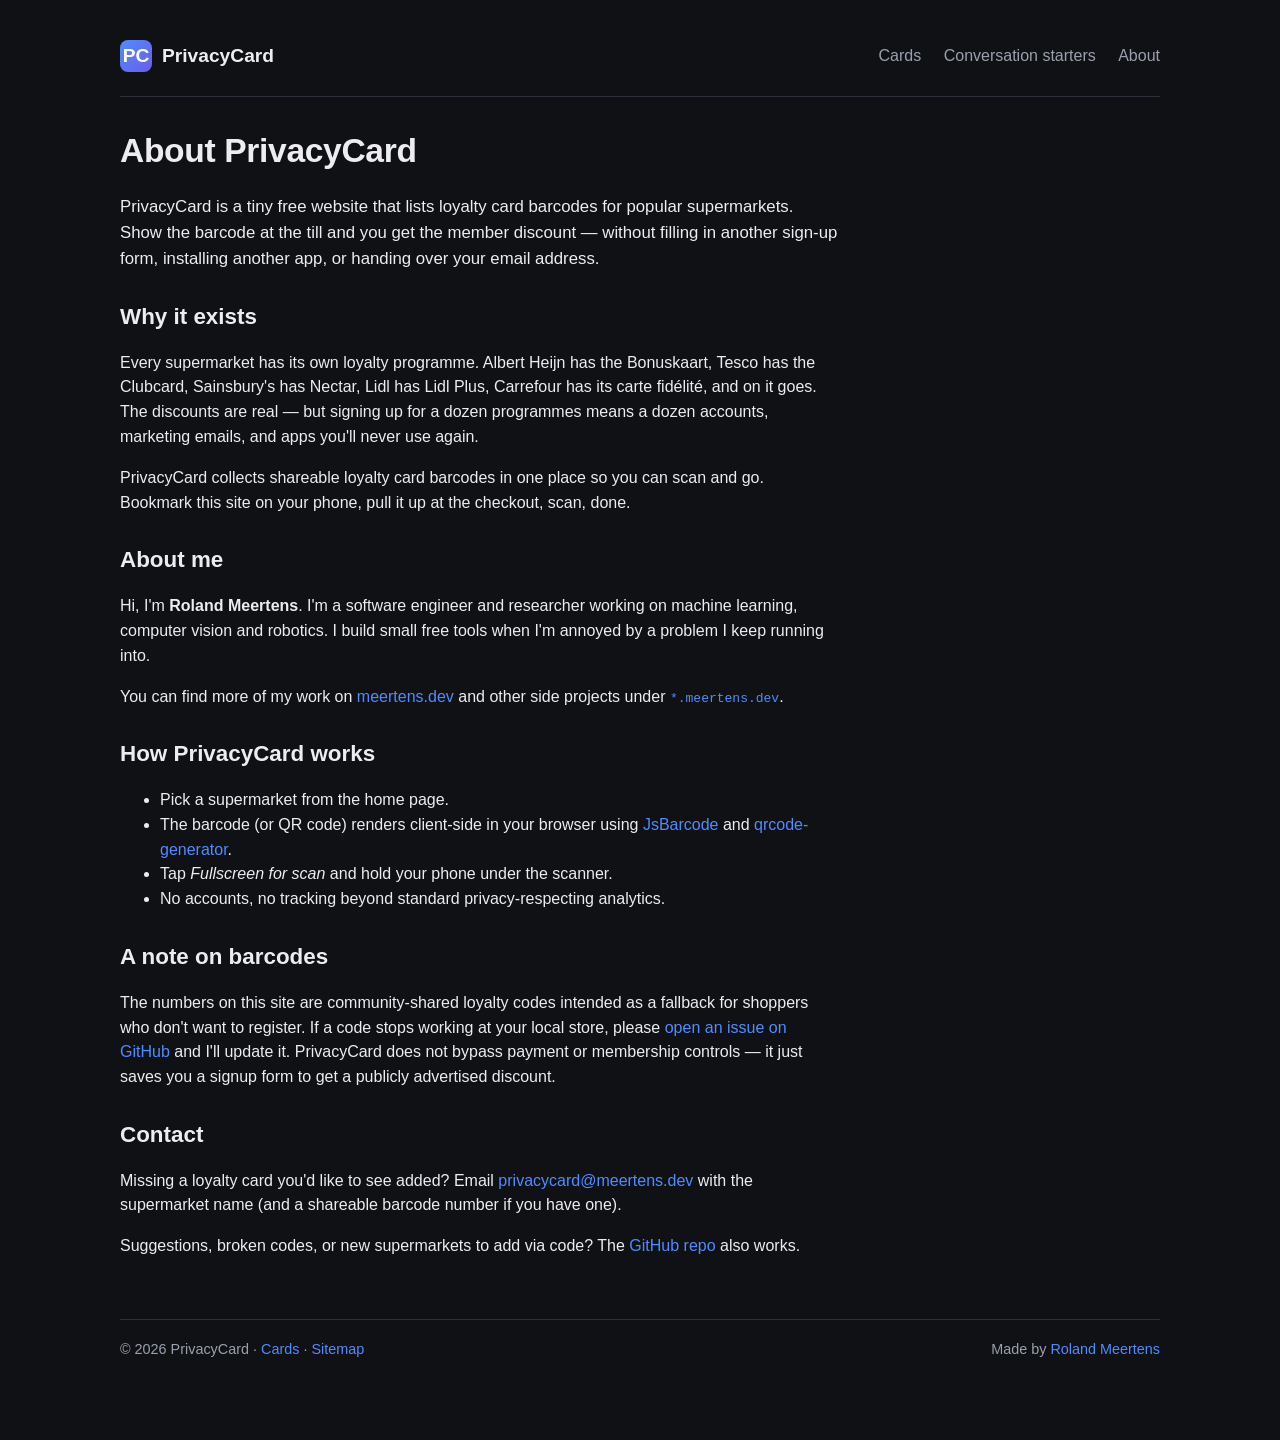
<file: about.html>
<!doctype html>
<html lang="en">
<head>
  <meta charset="utf-8" />
  <meta name="viewport" content="width=device-width, initial-scale=1" />
  <title>About — PrivacyCard by Roland Meertens</title>
  <meta name="description" content="PrivacyCard is a free site by Roland Meertens that shares loyalty card barcodes for supermarkets like Albert Heijn, Tesco, Sainsbury's and Lidl, so you get member discounts without signing up." />
  <meta name="theme-color" content="#0f1115" />
  <link rel="canonical" href="https://privacycard.meertens.dev/about.html" />
  <link rel="sitemap" type="application/xml" href="/sitemap.xml" />
  <meta property="og:title" content="About PrivacyCard — Roland Meertens" />
  <meta property="og:description" content="Why PrivacyCard exists and who made it." />
  <meta property="og:url" content="https://privacycard.meertens.dev/about.html" />
  <meta property="og:type" content="website" />
  <link rel="stylesheet" href="style.css" />
  <!-- Google tag (gtag.js) -->
  <script async src="https://www.googletagmanager.com/gtag/js?id=G-XXWYNZC7YH"></script>
  <script>
    window.dataLayer = window.dataLayer || [];
    function gtag(){dataLayer.push(arguments);}
    gtag('js', new Date());
    gtag('config', 'G-XXWYNZC7YH');
  </script>
  <script type="application/ld+json">
  {
    "@context": "https://schema.org",
    "@type": "Person",
    "name": "Roland Meertens",
    "url": "https://meertens.dev",
    "sameAs": [
      "https://privacycard.meertens.dev",
      "https://citytours.meertens.dev"
    ],
    "jobTitle": "Software engineer & researcher",
    "knowsAbout": ["machine learning", "computer vision", "robotics"]
  }
  </script>
</head>
<body>
  <div class="container">
    <header class="site-header">
      <a class="logo" href="/">
        <span class="badge">PC</span>
        <span>PrivacyCard</span>
      </a>
      <nav class="site-nav">
        <a href="/">Cards</a>
        <a href="/conversation.html">Conversation starters</a>
        <a href="/about.html">About</a>
      </nav>
    </header>

    <h1>About PrivacyCard</h1>
    <div class="about-content">
      <p class="lead">
        PrivacyCard is a tiny free website that lists loyalty card barcodes
        for popular supermarkets. Show the barcode at the till and you
        get the member discount — without filling in another sign-up form,
        installing another app, or handing over your email address.
      </p>

      <h2>Why it exists</h2>
      <p>
        Every supermarket has its own loyalty programme. Albert Heijn has
        the Bonuskaart, Tesco has the Clubcard, Sainsbury's has Nectar,
        Lidl has Lidl Plus, Carrefour has its carte fidélité, and on it
        goes. The discounts are real — but signing up for a dozen
        programmes means a dozen accounts, marketing emails, and apps
        you'll never use again.
      </p>
      <p>
        PrivacyCard collects shareable loyalty card barcodes in one place so
        you can scan and go. Bookmark this site on your phone, pull it
        up at the checkout, scan, done.
      </p>

      <h2>About me</h2>
      <p>
        Hi, I'm <strong>Roland Meertens</strong>. I'm a software
        engineer and researcher working on machine learning, computer
        vision and robotics. I build small free tools when I'm annoyed
        by a problem I keep running into.
      </p>
      <p>
        You can find more of my work on
        <a href="https://meertens.dev">meertens.dev</a> and other
        side projects under
        <a href="https://meertens.dev"><code>*.meertens.dev</code></a>.
      </p>

      <h2>How PrivacyCard works</h2>
      <ul>
        <li>Pick a supermarket from the home page.</li>
        <li>The barcode (or QR code) renders client-side in your browser using <a href="https://github.com/lindell/JsBarcode">JsBarcode</a> and <a href="https://github.com/kazuhikoarase/qrcode-generator">qrcode-generator</a>.</li>
        <li>Tap <em>Fullscreen for scan</em> and hold your phone under the scanner.</li>
        <li>No accounts, no tracking beyond standard privacy-respecting analytics.</li>
      </ul>

      <h2>A note on barcodes</h2>
      <p>
        The numbers on this site are community-shared loyalty codes
        intended as a fallback for shoppers who don't want to register.
        If a code stops working at your local store, please
        <a href="https://github.com/rmeertens/easycard/issues">open an
        issue on GitHub</a> and I'll update it. PrivacyCard does not
        bypass payment or membership controls — it just saves you a
        signup form to get a publicly advertised discount.
      </p>

      <h2>Contact</h2>
      <p>
        Missing a loyalty card you'd like to see added? Email
        <a href="mailto:privacycard@meertens.dev">privacycard@meertens.dev</a>
        with the supermarket name (and a shareable barcode number if you
        have one).
      </p>
      <p>
        Suggestions, broken codes, or new supermarkets to add via code?
        The <a href="https://github.com/rmeertens/easycard">GitHub repo</a>
        also works.
      </p>
    </div>

    <footer>
      <span>© <span id="year"></span> PrivacyCard · <a href="/">Cards</a> · <a href="/sitemap.xml">Sitemap</a></span>
      <span>Made by <a href="https://meertens.dev">Roland Meertens</a></span>
    </footer>
  </div>
  <script>
    document.getElementById('year').textContent = new Date().getFullYear();
  </script>
</body>
</html>
</file>
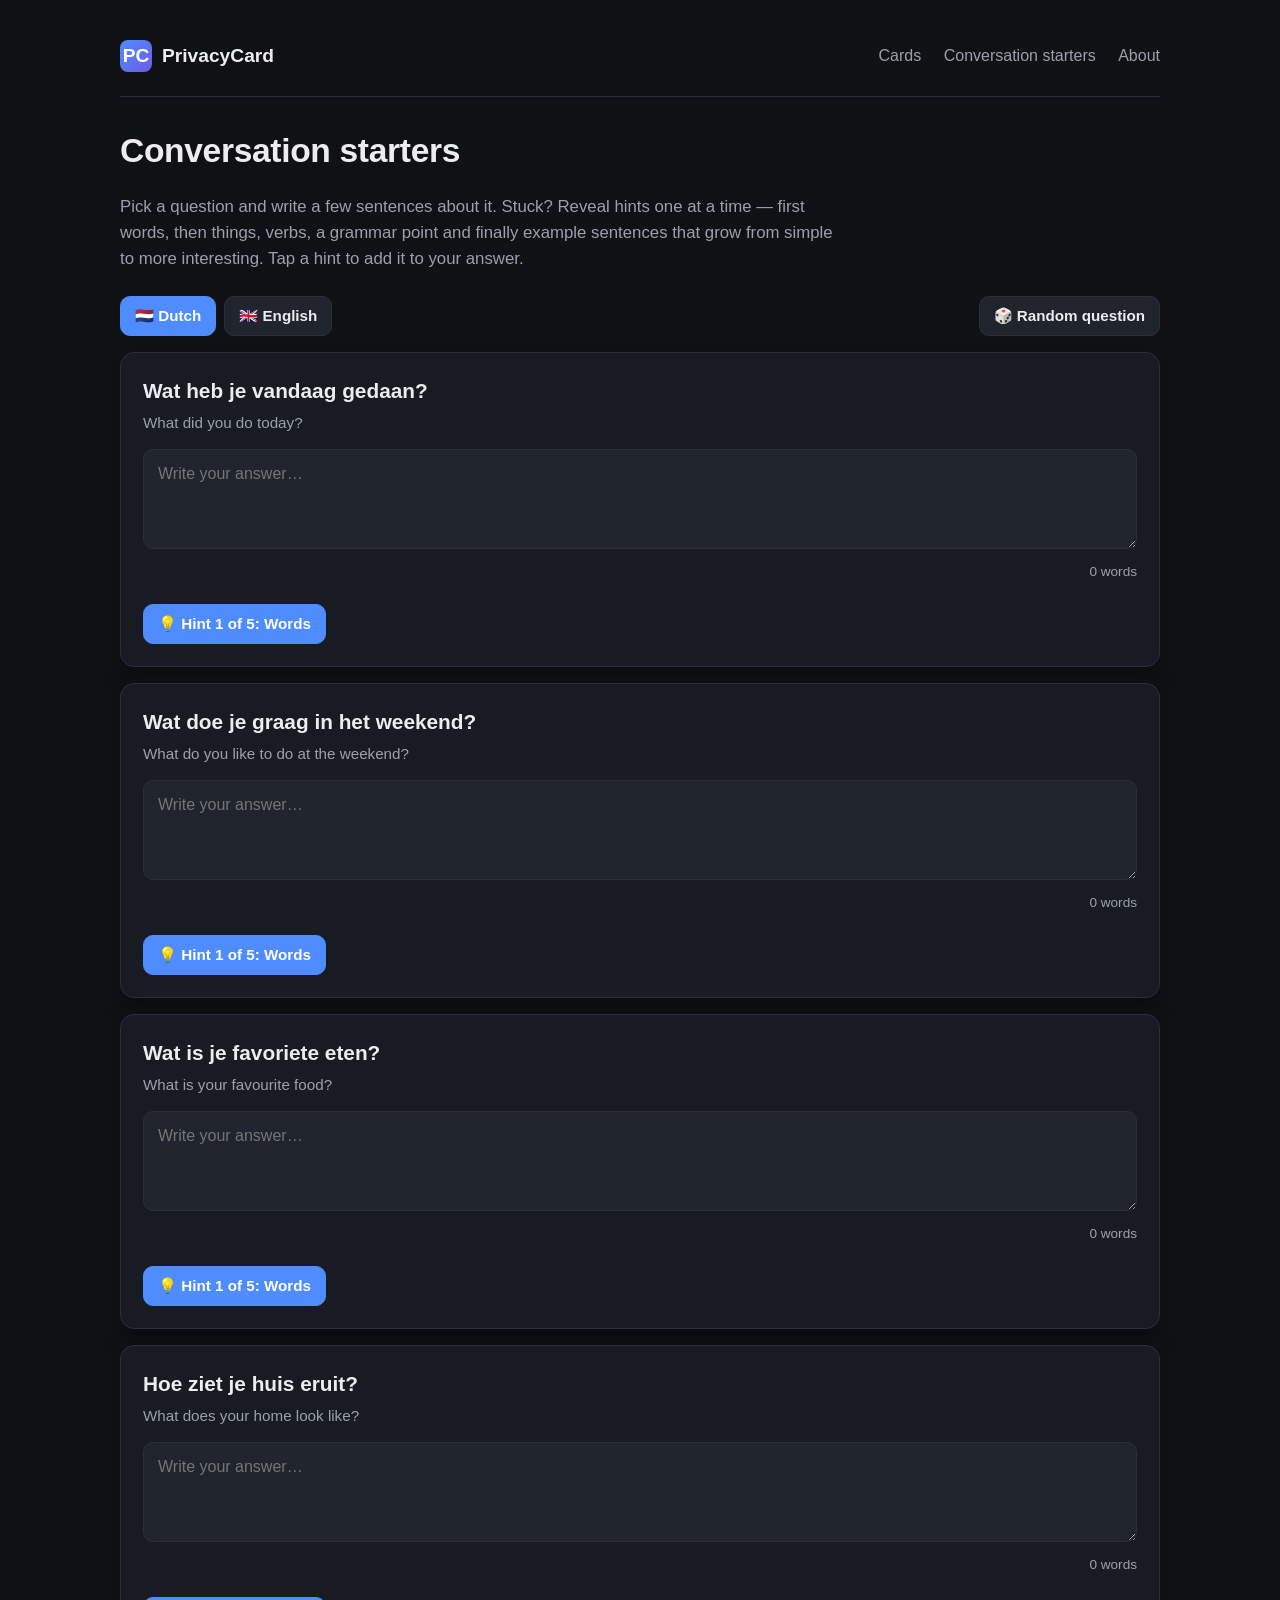
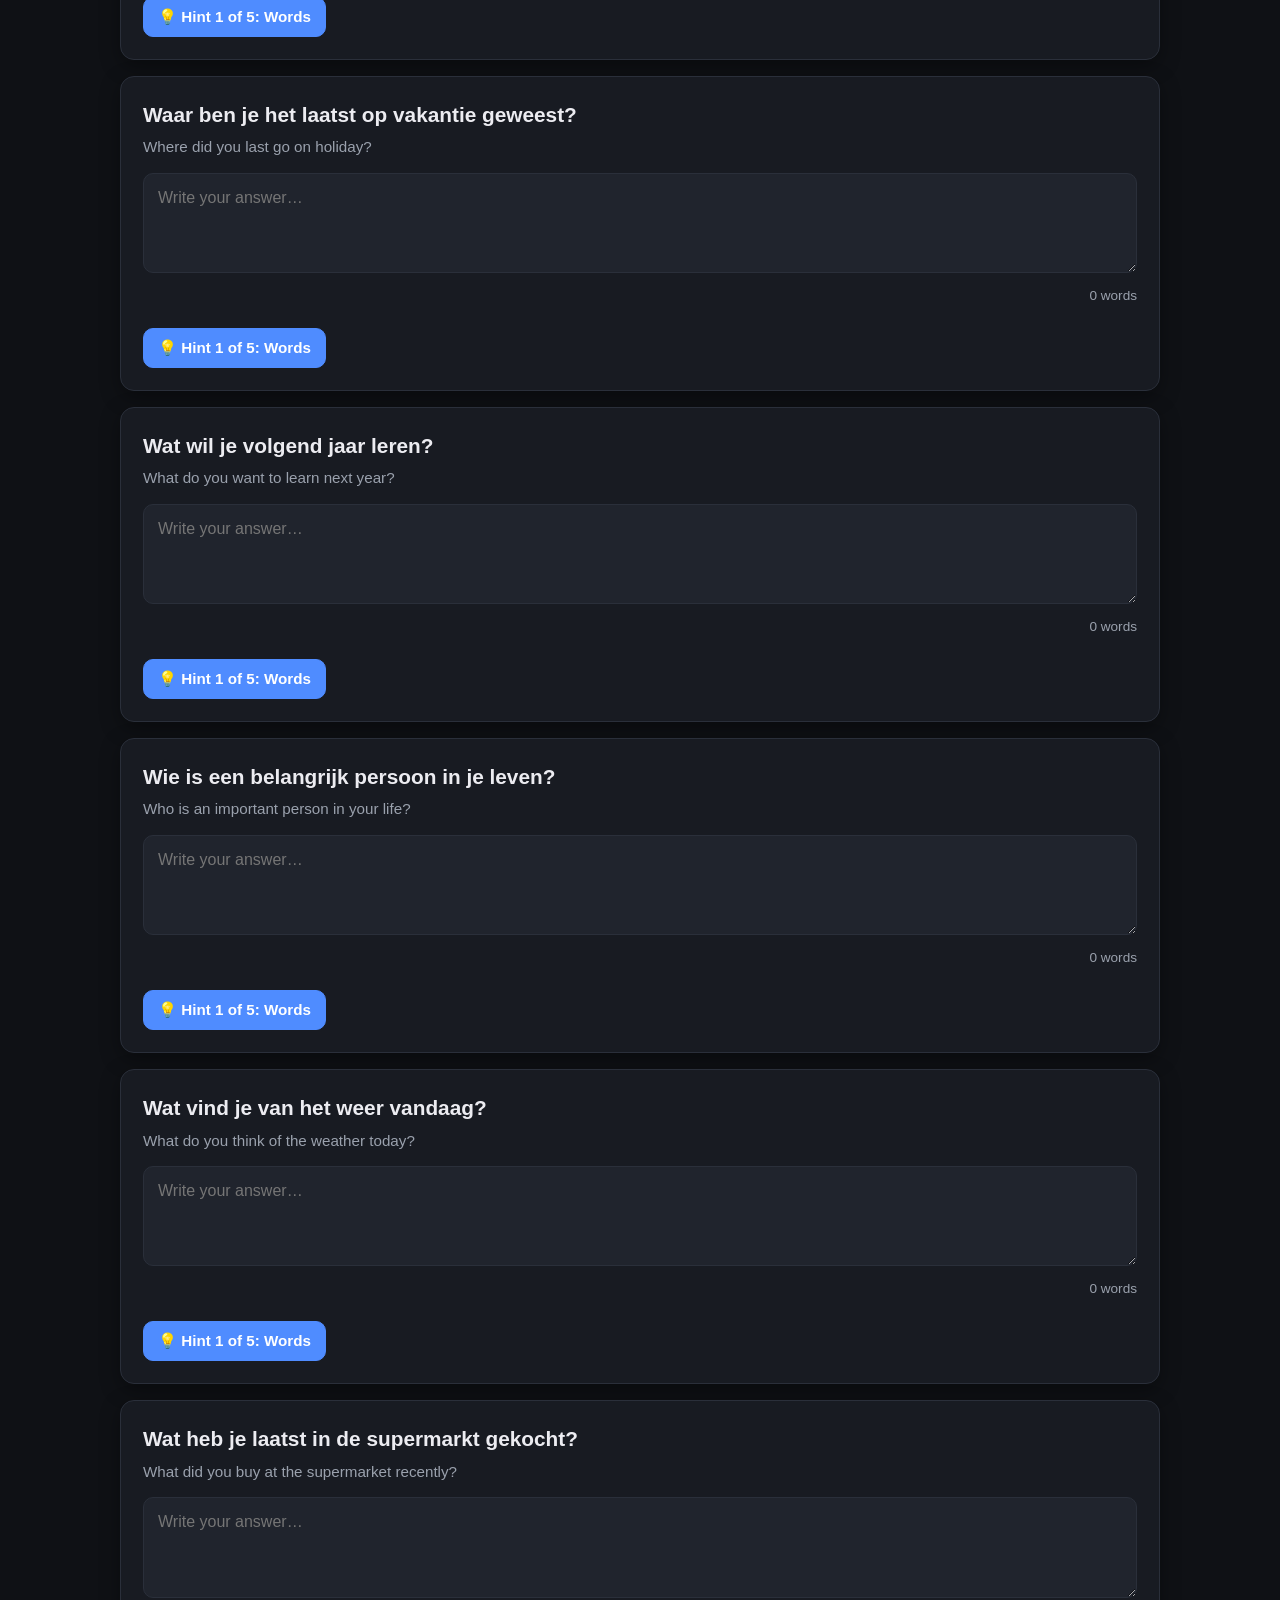
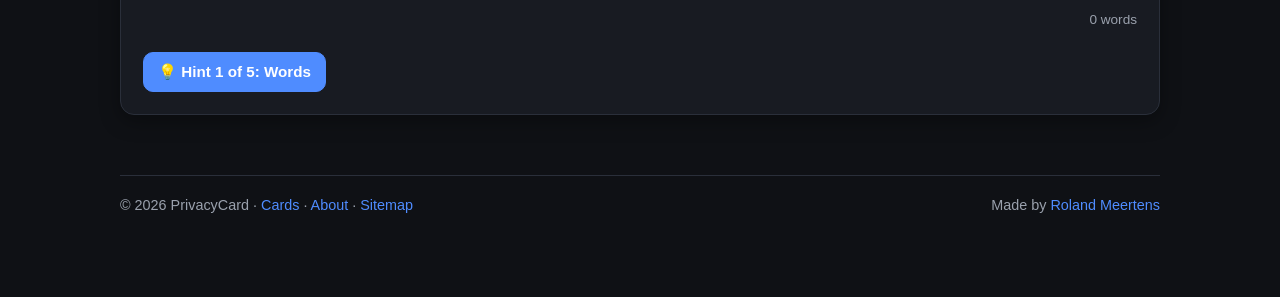
<file: conversation.html>
<!doctype html>
<html lang="en">
<head>
  <meta charset="utf-8" />
  <meta name="viewport" content="width=device-width, initial-scale=1" />
  <title>Conversation starters — PrivacyCard</title>
  <meta name="description" content="Conversation starters for practising Dutch or English: write a short answer and reveal progressive hints — words, things, verbs, grammar and example sentences." />
  <meta name="theme-color" content="#0f1115" />
  <link rel="canonical" href="https://privacycard.meertens.dev/conversation.html" />
  <link rel="sitemap" type="application/xml" href="/sitemap.xml" />
  <meta property="og:title" content="Conversation starters — PrivacyCard" />
  <meta property="og:description" content="Write about everyday questions with step-by-step hints." />
  <meta property="og:url" content="https://privacycard.meertens.dev/conversation.html" />
  <meta property="og:type" content="website" />
  <link rel="stylesheet" href="style.css" />
  <!-- Google tag (gtag.js) -->
  <script async src="https://www.googletagmanager.com/gtag/js?id=G-XXWYNZC7YH"></script>
  <script>
    window.dataLayer = window.dataLayer || [];
    function gtag(){dataLayer.push(arguments);}
    gtag('js', new Date());
    gtag('config', 'G-XXWYNZC7YH');
  </script>
</head>
<body>
  <div class="container">
    <header class="site-header">
      <a class="logo" href="/">
        <span class="badge">PC</span>
        <span>PrivacyCard</span>
      </a>
      <nav class="site-nav">
        <a href="/">Cards</a>
        <a href="/conversation.html">Conversation starters</a>
        <a href="/about.html">About</a>
      </nav>
    </header>

    <h1>Conversation starters</h1>
    <p class="lead">
      Pick a question and write a few sentences about it. Stuck? Reveal hints
      one at a time — first words, then things, verbs, a grammar point and
      finally example sentences that grow from simple to more interesting.
      Tap a hint to add it to your answer.
    </p>

    <div class="starter-toolbar">
      <div id="lang" class="lang-toggle" role="tablist" aria-label="Practice language"></div>
      <button id="shuffle" class="btn" type="button">🎲 Random question</button>
    </div>

    <div id="starters" class="starters"></div>

    <footer>
      <span>© <span id="year"></span> PrivacyCard · <a href="/">Cards</a> · <a href="/about.html">About</a> · <a href="/sitemap.xml">Sitemap</a></span>
      <span>Made by <a href="https://meertens.dev">Roland Meertens</a></span>
    </footer>
  </div>

  <script src="starters.js"></script>
  <script>
    document.getElementById('year').textContent = new Date().getFullYear();

    const langEl = document.getElementById('lang');
    const list = document.getElementById('starters');

    function load(key, fallback) {
      try { const v = localStorage.getItem(key); return v === null ? fallback : v; }
      catch (e) { return fallback; }
    }
    function save(key, value) {
      try { localStorage.setItem(key, value); } catch (e) { /* storage unavailable */ }
    }
    function esc(s) {
      return String(s).replace(/[&<>"']/g, c => ({ '&': '&amp;', '<': '&lt;', '>': '&gt;', '"': '&quot;', "'": '&#39;' }[c]));
    }

    let lang = new URLSearchParams(location.search).get('lang') || load('starters-lang', 'nl');
    if (!STARTERS[lang]) lang = 'nl';

    // Chips insert their text without the bracketed past form, e.g. "kopen (gekocht)" → "kopen".
    function insertText(item) {
      return item.replace(/\s*\(.*\)\s*$/, '');
    }

    function insertAtCursor(textarea, text) {
      const start = textarea.selectionStart ?? textarea.value.length;
      const end = textarea.selectionEnd ?? textarea.value.length;
      const before = textarea.value.slice(0, start);
      const after = textarea.value.slice(end);
      const pad = before && !/\s$/.test(before) ? ' ' : '';
      textarea.value = before + pad + text + after;
      const pos = (before + pad + text).length;
      textarea.focus();
      textarea.setSelectionRange(pos, pos);
      textarea.dispatchEvent(new Event('input'));
    }

    function renderHint(hint, level) {
      const items = (hint.items || []).map(it => Array.isArray(it) ? it : [it, '']);
      const isSentences = hint.label === 'Build it up' || hint.label === 'Grammar';
      const body = isSentences
        ? `<ul class="hint-sentences">${items.map(([t, g]) =>
            `<li><button type="button" class="hint-sentence" data-insert="${esc(t)}">${esc(t)}</button>${g ? `<span class="gloss">${esc(g)}</span>` : ''}</li>`
          ).join('')}</ul>`
        : `<div class="chips">${items.map(([t, g]) =>
            `<button type="button" class="chip" data-insert="${esc(insertText(t))}">${esc(t)}${g ? `<span class="gloss">${esc(g)}</span>` : ''}</button>`
          ).join('')}</div>`;
      return `
        <div class="hint">
          <div class="hint-label">${level}. ${esc(hint.label)}</div>
          ${hint.title ? `<div class="hint-title">${esc(hint.title)}</div>` : ''}
          ${hint.text ? `<p class="hint-text">${esc(hint.text)}</p>` : ''}
          ${body}
        </div>`;
    }

    function renderStarter(q) {
      const card = document.createElement('section');
      card.className = 'starter card-panel';
      card.id = 'q-' + q.id;
      const draftKey = `starters-draft-${lang}-${q.id}`;
      let shown = 0;

      card.innerHTML = `
        <h2 class="starter-q" lang="${lang}">${esc(q.q)}</h2>
        ${q.en ? `<p class="starter-en">${esc(q.en)}</p>` : ''}
        <textarea class="starter-answer" rows="3" placeholder="Write your answer…" aria-label="Your answer"></textarea>
        <div class="starter-meta"><span class="word-count">0 words</span></div>
        <div class="hints"></div>
        <div class="actions">
          <button type="button" class="btn primary next-hint"></button>
          <button type="button" class="btn reset-hints" hidden>Hide hints</button>
        </div>`;

      const textarea = card.querySelector('textarea');
      const count = card.querySelector('.word-count');
      const hintsEl = card.querySelector('.hints');
      const nextBtn = card.querySelector('.next-hint');
      const resetBtn = card.querySelector('.reset-hints');

      function updateCount() {
        const n = textarea.value.trim() ? textarea.value.trim().split(/\s+/).length : 0;
        count.textContent = n + (n === 1 ? ' word' : ' words');
      }
      function updateButtons() {
        const total = q.hints.length;
        if (shown < total) {
          nextBtn.hidden = false;
          nextBtn.textContent = `💡 Hint ${shown + 1} of ${total}: ${q.hints[shown].label}`;
        } else {
          nextBtn.hidden = true;
        }
        resetBtn.hidden = shown === 0;
      }

      textarea.value = load(draftKey, '');
      updateCount();
      textarea.addEventListener('input', () => { save(draftKey, textarea.value); updateCount(); });

      nextBtn.addEventListener('click', () => {
        hintsEl.insertAdjacentHTML('beforeend', renderHint(q.hints[shown], shown + 1));
        shown++;
        updateButtons();
      });
      resetBtn.addEventListener('click', () => {
        hintsEl.innerHTML = '';
        shown = 0;
        updateButtons();
      });
      hintsEl.addEventListener('click', e => {
        const btn = e.target.closest('[data-insert]');
        if (btn) insertAtCursor(textarea, btn.dataset.insert);
      });

      updateButtons();
      return card;
    }

    function render() {
      langEl.innerHTML = Object.entries(STARTERS).map(([key, l]) =>
        `<button type="button" role="tab" class="btn${key === lang ? ' primary' : ''}" aria-selected="${key === lang}" data-lang="${key}">${l.flag} ${esc(l.name)}</button>`
      ).join('');
      list.innerHTML = '';
      for (const q of STARTERS[lang].questions) list.appendChild(renderStarter(q));
    }

    langEl.addEventListener('click', e => {
      const btn = e.target.closest('[data-lang]');
      if (!btn || btn.dataset.lang === lang) return;
      lang = btn.dataset.lang;
      save('starters-lang', lang);
      render();
    });

    document.getElementById('shuffle').addEventListener('click', () => {
      const qs = STARTERS[lang].questions;
      const q = qs[Math.floor(Math.random() * qs.length)];
      const card = document.getElementById('q-' + q.id);
      card.scrollIntoView({ behavior: 'smooth', block: 'center' });
      card.classList.remove('flash');
      void card.offsetWidth;
      card.classList.add('flash');
      card.querySelector('textarea').focus({ preventScroll: true });
    });

    render();
  </script>
</body>
</html>
</file>
<file: style.css>
:root {
  --bg: #0f1115;
  --panel: #181b22;
  --panel-2: #20242d;
  --text: #ececf1;
  --muted: #9aa1ad;
  --accent: #4f8cff;
  --border: #2a2f3a;
  --shadow: 0 6px 20px rgba(0, 0, 0, 0.35);
  --radius: 14px;
}

* { box-sizing: border-box; }
[hidden] { display: none !important; }

html, body {
  margin: 0;
  padding: 0;
  background: var(--bg);
  color: var(--text);
  font-family: -apple-system, BlinkMacSystemFont, "Segoe UI", Roboto, Inter, sans-serif;
  line-height: 1.55;
  -webkit-font-smoothing: antialiased;
}

a { color: var(--accent); text-decoration: none; }
a:hover { text-decoration: underline; }

.container {
  max-width: 1080px;
  margin: 0 auto;
  padding: 24px 20px 80px;
}

header.site-header {
  display: flex;
  align-items: center;
  justify-content: space-between;
  padding: 16px 0 24px;
  border-bottom: 1px solid var(--border);
  margin-bottom: 28px;
  flex-wrap: wrap;
  gap: 12px;
}

.logo {
  display: flex;
  align-items: center;
  gap: 10px;
  font-weight: 700;
  font-size: 1.2rem;
  color: var(--text);
}

.logo .badge {
  width: 32px; height: 32px; border-radius: 8px;
  background: linear-gradient(135deg, #4f8cff, #6c5ce7);
  display: inline-flex; align-items: center; justify-content: center;
  color: white; font-weight: 800;
}

nav.site-nav a {
  margin-left: 18px;
  color: var(--muted);
  font-weight: 500;
}
nav.site-nav a:hover { color: var(--text); text-decoration: none; }

h1 { font-size: 2.1rem; margin: 8px 0 6px; letter-spacing: -0.01em; }
h2 { font-size: 1.4rem; margin: 28px 0 12px; }
.lead { color: var(--muted); font-size: 1.05rem; max-width: 720px; }

.search-row {
  margin: 24px 0 8px;
}
.search-row input {
  width: 100%;
  padding: 12px 14px;
  border-radius: 10px;
  border: 1px solid var(--border);
  background: var(--panel);
  color: var(--text);
  font-size: 1rem;
}
.search-row input:focus { outline: none; border-color: var(--accent); }

.grid {
  display: grid;
  grid-template-columns: repeat(auto-fill, minmax(220px, 1fr));
  gap: 14px;
  margin-top: 14px;
}

.store-card {
  background: var(--panel);
  border: 1px solid var(--border);
  border-radius: var(--radius);
  padding: 16px;
  display: flex;
  flex-direction: column;
  gap: 6px;
  transition: transform .12s ease, border-color .12s ease, background .12s ease;
  cursor: pointer;
  color: var(--text);
}
.store-card:hover {
  transform: translateY(-2px);
  border-color: var(--accent);
  background: var(--panel-2);
  text-decoration: none;
}
.store-card .store-name {
  font-size: 1.1rem;
  font-weight: 700;
}
.store-card .store-program {
  color: var(--muted);
  font-size: 0.92rem;
}
.store-card .country {
  margin-top: 6px;
  font-size: 0.85rem;
  color: var(--muted);
}
.store-card .swatch {
  width: 40px; height: 6px; border-radius: 3px; margin-top: 8px;
}

.store-card .mini-barcode {
  margin-top: 12px;
  background: white;
  border-radius: 8px;
  padding: 8px 6px 4px;
}
.store-card .mini-barcode svg { display: block; width: 100%; height: auto; }
.store-card .mini-barcode.qr { display: flex; justify-content: center; padding: 8px; }
.store-card .mini-barcode.qr svg { width: auto; height: 96px; }

.card-panel {
  background: var(--panel);
  border: 1px solid var(--border);
  border-radius: var(--radius);
  padding: 22px;
  box-shadow: var(--shadow);
}

.barcode-stage {
  background: white;
  border-radius: 12px;
  padding: 24px 16px;
  text-align: center;
  margin: 18px 0 10px;
}
.barcode-stage svg { max-width: 100%; height: auto; }
.barcode-stage.qr svg { width: 220px; max-width: 80%; }

.code-text {
  font-family: ui-monospace, SFMono-Regular, Menlo, monospace;
  font-size: 1.1rem;
  letter-spacing: 0.06em;
  color: var(--text);
  background: var(--panel-2);
  padding: 10px 14px;
  border-radius: 8px;
  display: inline-block;
  border: 1px solid var(--border);
}

.actions { display: flex; gap: 10px; margin-top: 12px; flex-wrap: wrap; }
.btn {
  display: inline-flex;
  align-items: center;
  gap: 8px;
  padding: 10px 14px;
  border-radius: 10px;
  border: 1px solid var(--border);
  background: var(--panel-2);
  color: var(--text);
  font-weight: 600;
  cursor: pointer;
  font-size: 0.95rem;
}
.btn:hover { border-color: var(--accent); text-decoration: none; }
.btn.primary { background: var(--accent); border-color: var(--accent); color: white; }
.btn.primary:hover { background: #3a78ee; }

.notice {
  background: rgba(79, 140, 255, 0.08);
  border: 1px solid rgba(79, 140, 255, 0.25);
  color: var(--text);
  padding: 12px 14px;
  border-radius: 10px;
  font-size: 0.92rem;
}

footer {
  margin-top: 60px;
  padding-top: 18px;
  border-top: 1px solid var(--border);
  color: var(--muted);
  font-size: 0.9rem;
  display: flex;
  justify-content: space-between;
  flex-wrap: wrap;
  gap: 8px;
}

.about-content p { color: var(--text); max-width: 720px; }
.about-content ul { color: var(--text); max-width: 720px; }

.kbd {
  background: var(--panel-2);
  border: 1px solid var(--border);
  border-radius: 4px;
  padding: 1px 6px;
  font-family: ui-monospace, monospace;
  font-size: 0.85em;
}

.back-link {
  display: inline-flex;
  align-items: center;
  gap: 6px;
  color: var(--muted);
  margin-bottom: 8px;
}
.back-link:hover { color: var(--text); text-decoration: none; }

.scan-overlay {
  position: fixed;
  inset: 0;
  background: white;
  z-index: 9999;
  display: flex;
  flex-direction: column;
  align-items: center;
  justify-content: center;
  padding: 24px;
  cursor: pointer;
}
.scan-overlay svg { max-width: 96vw; max-height: 60vh; height: auto; }
.scan-overlay .scan-hint {
  position: absolute;
  bottom: 20px;
  left: 0; right: 0;
  text-align: center;
  color: #444;
  font-size: 0.9rem;
}
.scan-overlay.rotated svg {
  transform: rotate(90deg);
  max-width: 60vh;
  max-height: 96vw;
}

@media (max-width: 540px) {
  h1 { font-size: 1.6rem; }
  nav.site-nav a { margin-left: 12px; font-size: 0.95rem; }
}

/* ─── Conversation starters ─────────────────────────────────────── */
.starter-toolbar {
  display: flex;
  justify-content: space-between;
  align-items: center;
  flex-wrap: wrap;
  gap: 10px;
  margin: 24px 0 16px;
}
.lang-toggle { display: flex; gap: 8px; flex-wrap: wrap; }

.starters { display: flex; flex-direction: column; gap: 16px; }
.starter { scroll-margin-top: 20px; }
.starter.flash { animation: starter-flash 1.2s ease; }
@keyframes starter-flash {
  0% { border-color: var(--accent); box-shadow: 0 0 0 3px rgba(79, 140, 255, 0.35); }
  100% { border-color: var(--border); box-shadow: var(--shadow); }
}
.starter-q { margin: 0; font-size: 1.3rem; }
.starter-en { margin: 4px 0 0; color: var(--muted); font-size: 0.95rem; }

.starter-answer {
  width: 100%;
  margin-top: 14px;
  padding: 12px 14px;
  border-radius: 10px;
  border: 1px solid var(--border);
  background: var(--panel-2);
  color: var(--text);
  font: inherit;
  font-size: 1rem;
  resize: vertical;
  min-height: 84px;
}
.starter-answer:focus { outline: none; border-color: var(--accent); }
.starter-meta { color: var(--muted); font-size: 0.85rem; margin-top: 4px; text-align: right; }

.hints { display: flex; flex-direction: column; gap: 10px; margin-top: 10px; }
.hint {
  background: rgba(79, 140, 255, 0.06);
  border: 1px solid rgba(79, 140, 255, 0.22);
  border-radius: 10px;
  padding: 12px 14px;
}
.hint-label {
  font-size: 0.78rem;
  font-weight: 700;
  text-transform: uppercase;
  letter-spacing: 0.06em;
  color: var(--accent);
}
.hint-title { font-weight: 700; margin-top: 4px; }
.hint-text { margin: 4px 0 8px; color: var(--text); font-size: 0.95rem; }

.chips { display: flex; flex-wrap: wrap; gap: 8px; margin-top: 8px; }
.chip {
  display: inline-flex;
  flex-direction: column;
  align-items: flex-start;
  padding: 6px 10px;
  border-radius: 8px;
  border: 1px solid var(--border);
  background: var(--panel-2);
  color: var(--text);
  font: inherit;
  font-size: 0.95rem;
  cursor: pointer;
  text-align: left;
}
.chip:hover, .hint-sentence:hover { border-color: var(--accent); }
.gloss { color: var(--muted); font-size: 0.8rem; }

.hint-sentences { list-style: none; margin: 8px 0 0; padding: 0; display: flex; flex-direction: column; gap: 8px; }
.hint-sentences li { display: flex; flex-direction: column; gap: 2px; }
.hint-sentence {
  align-self: flex-start;
  padding: 6px 10px;
  border-radius: 8px;
  border: 1px solid var(--border);
  background: var(--panel-2);
  color: var(--text);
  font: inherit;
  font-size: 0.95rem;
  cursor: pointer;
  text-align: left;
}
.hint-sentences .gloss { padding-left: 10px; }
</file>
